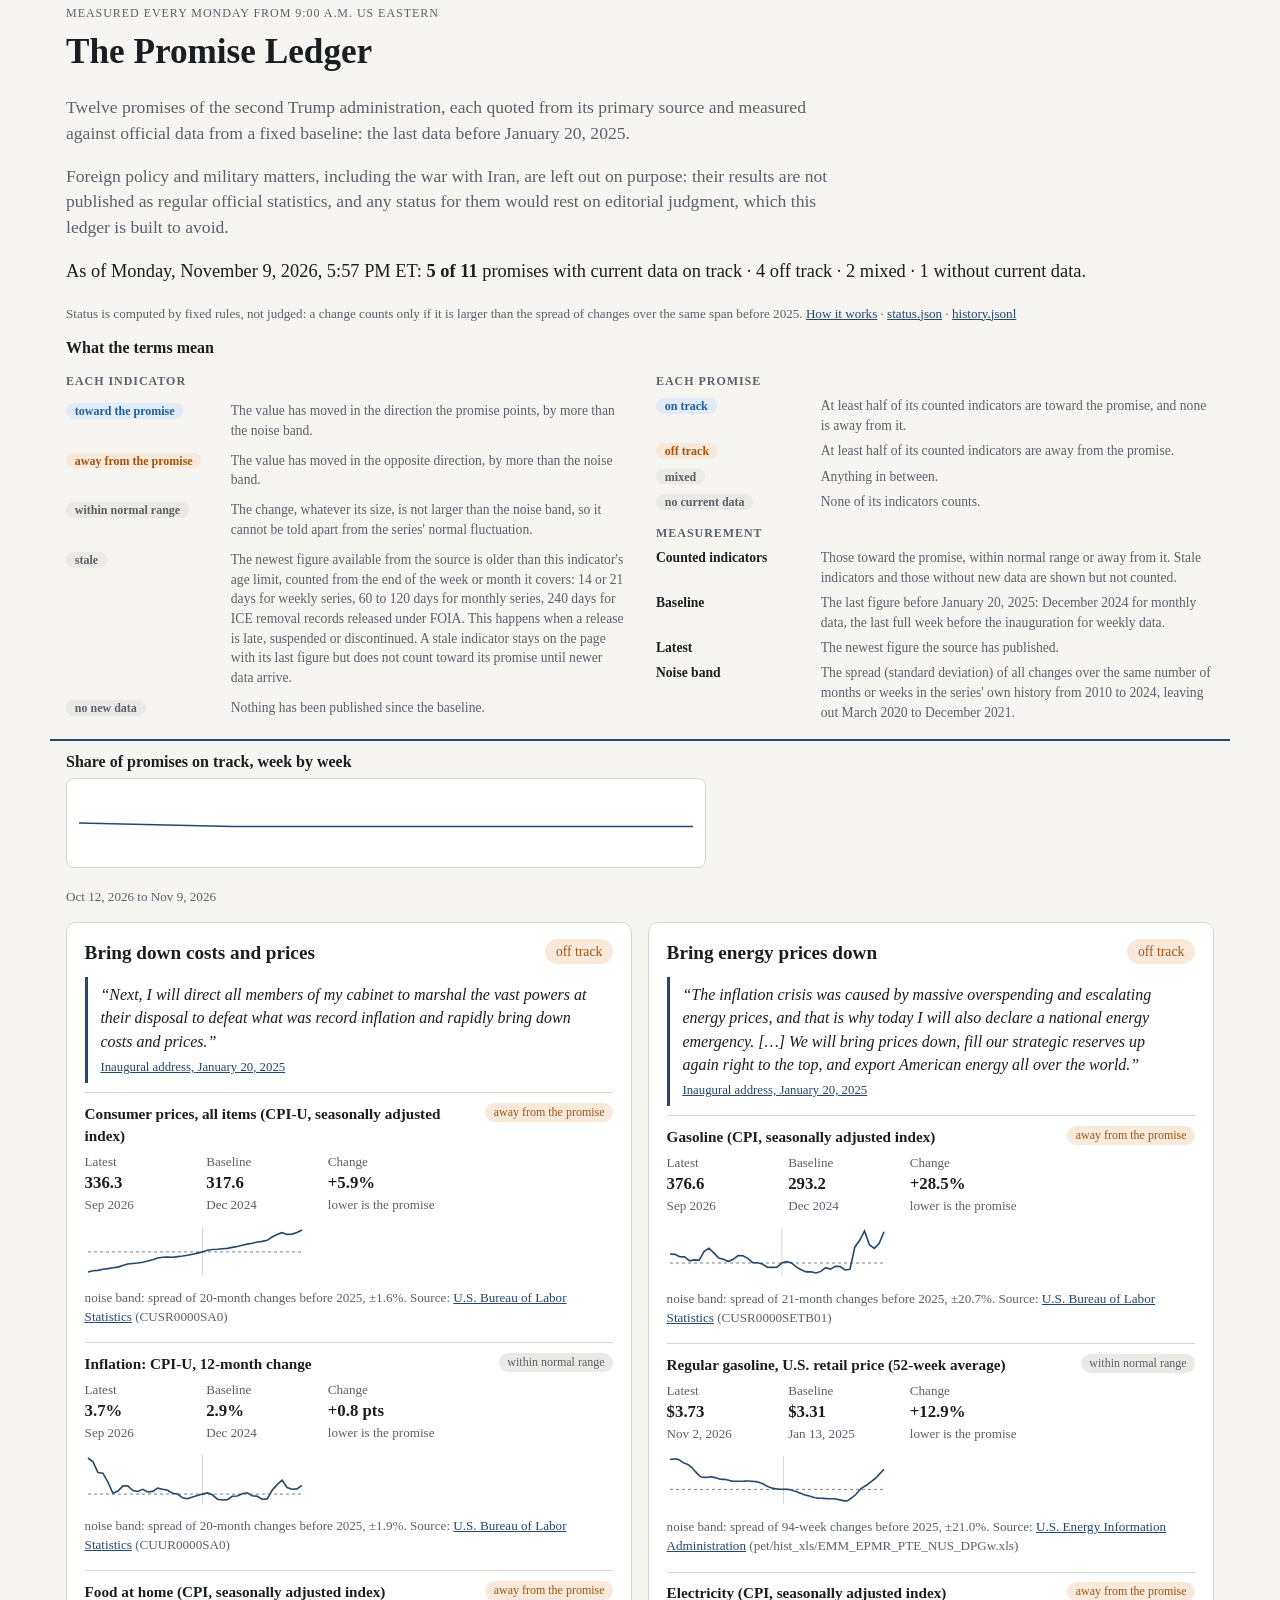
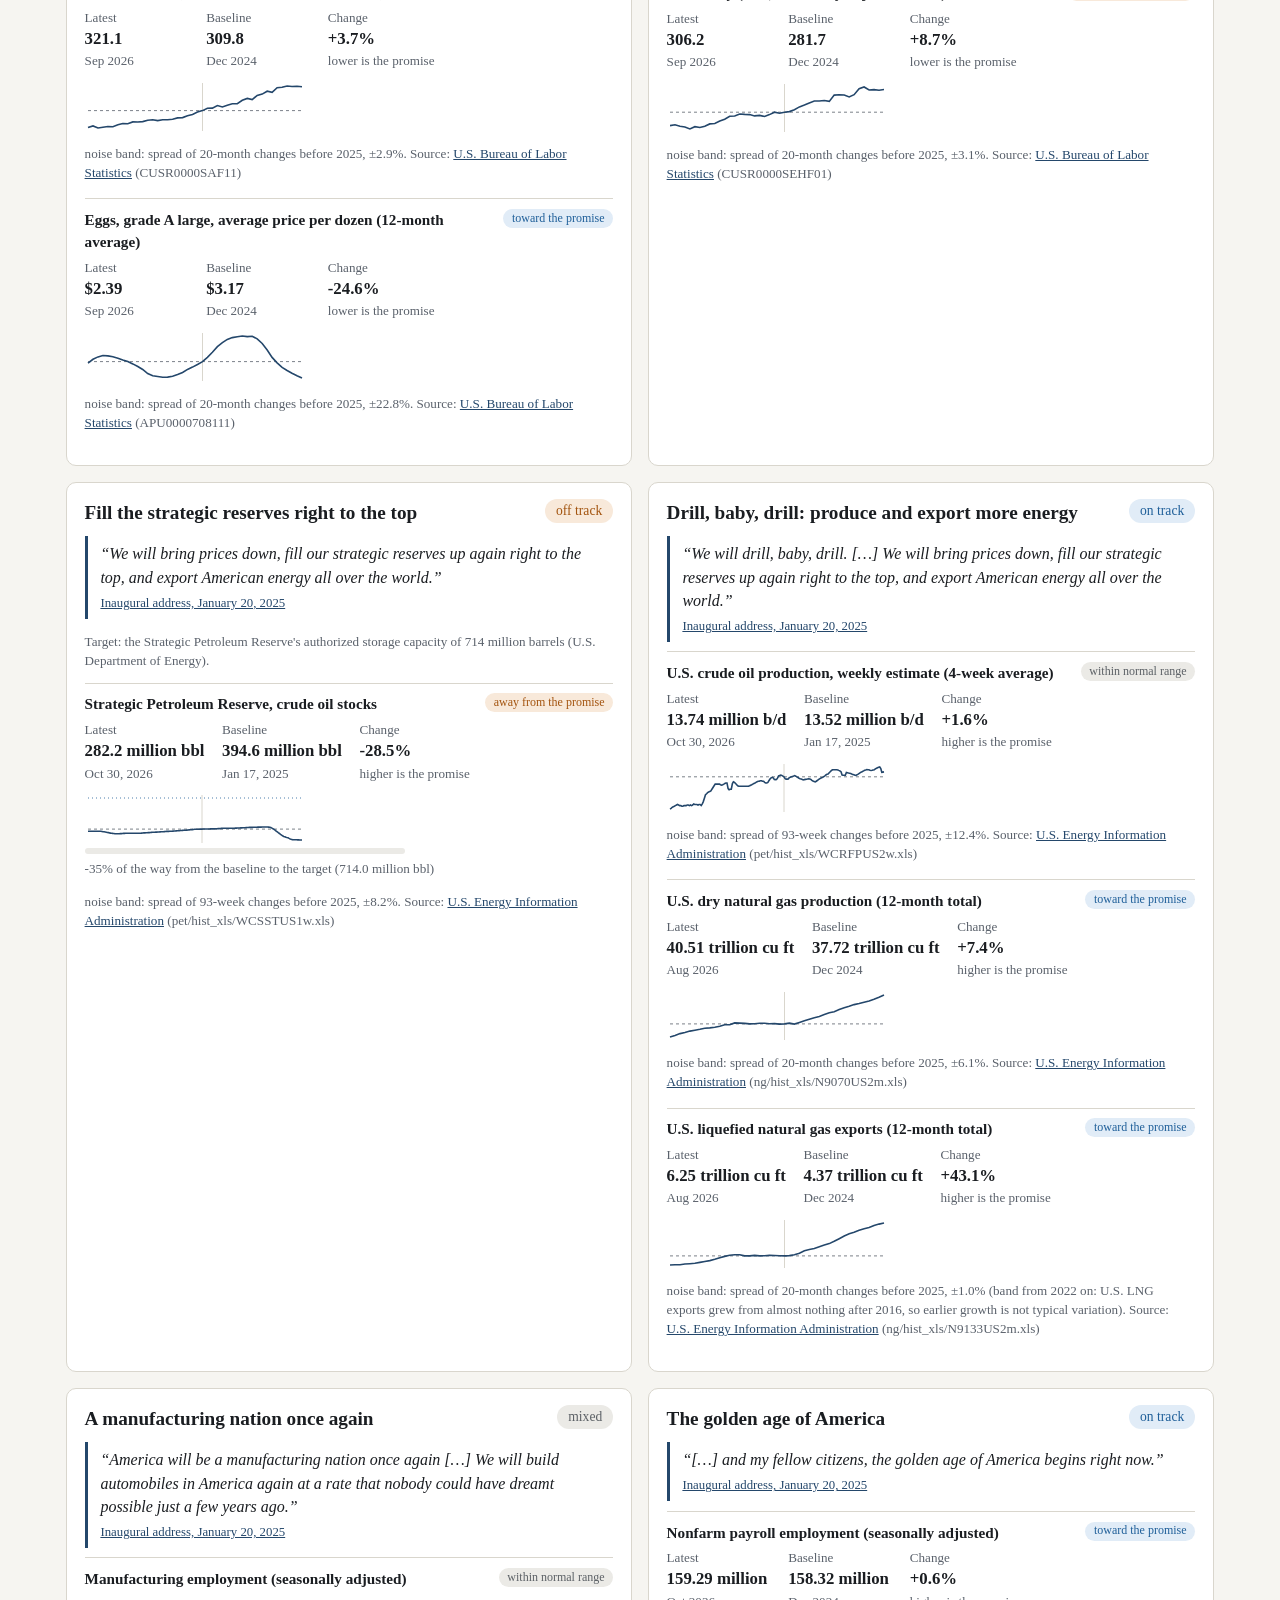
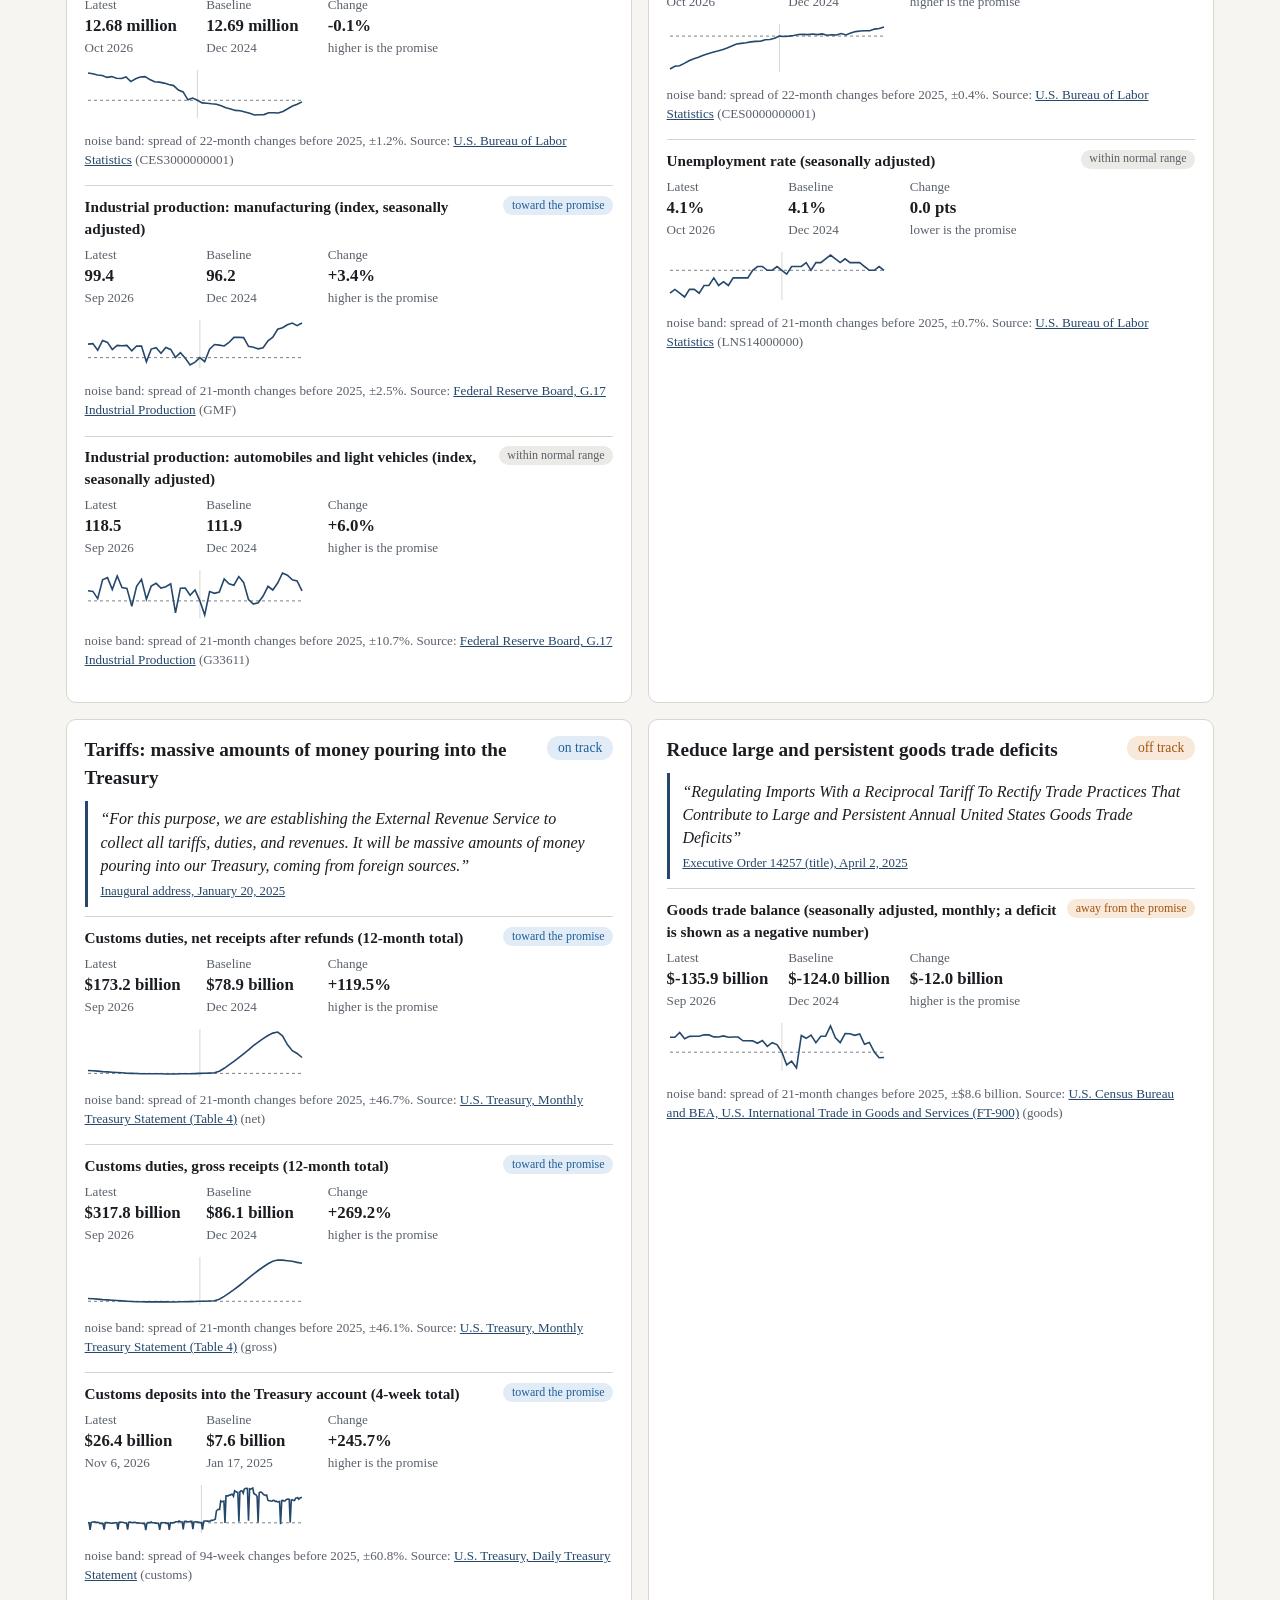
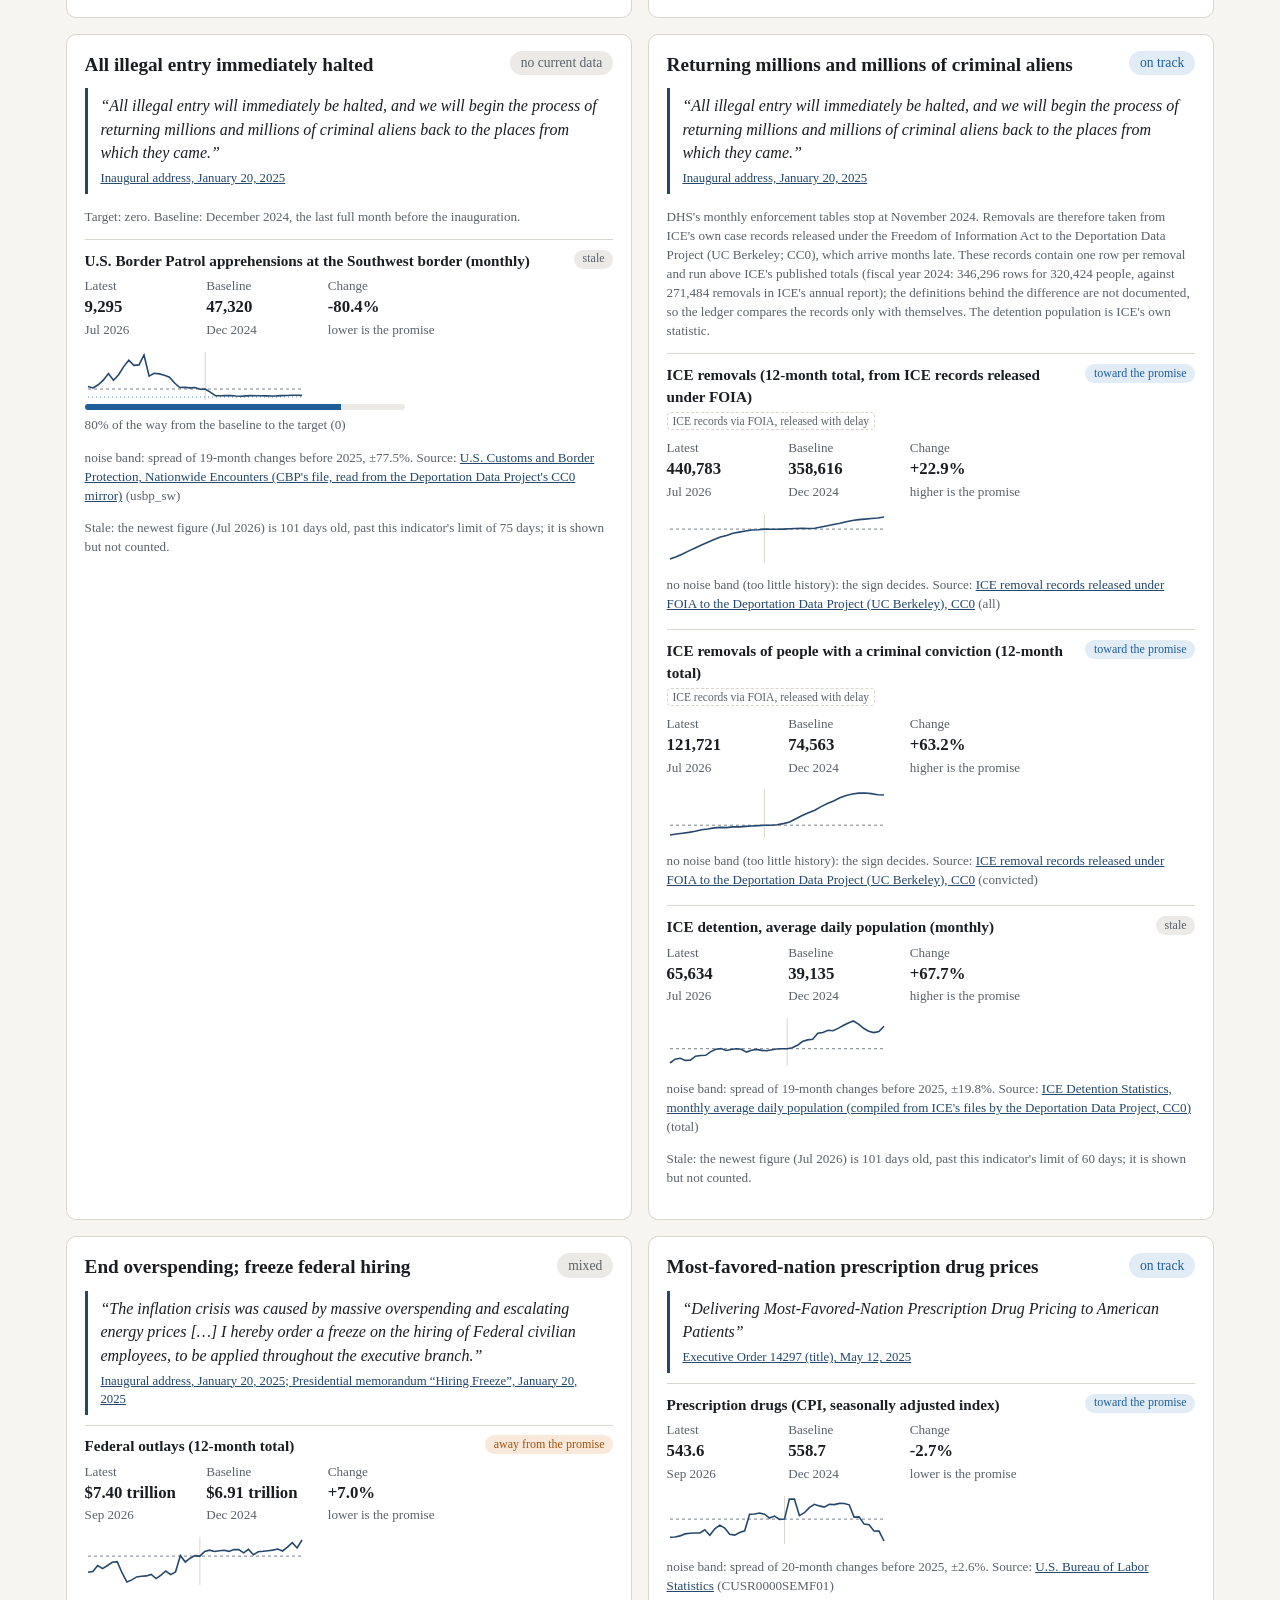
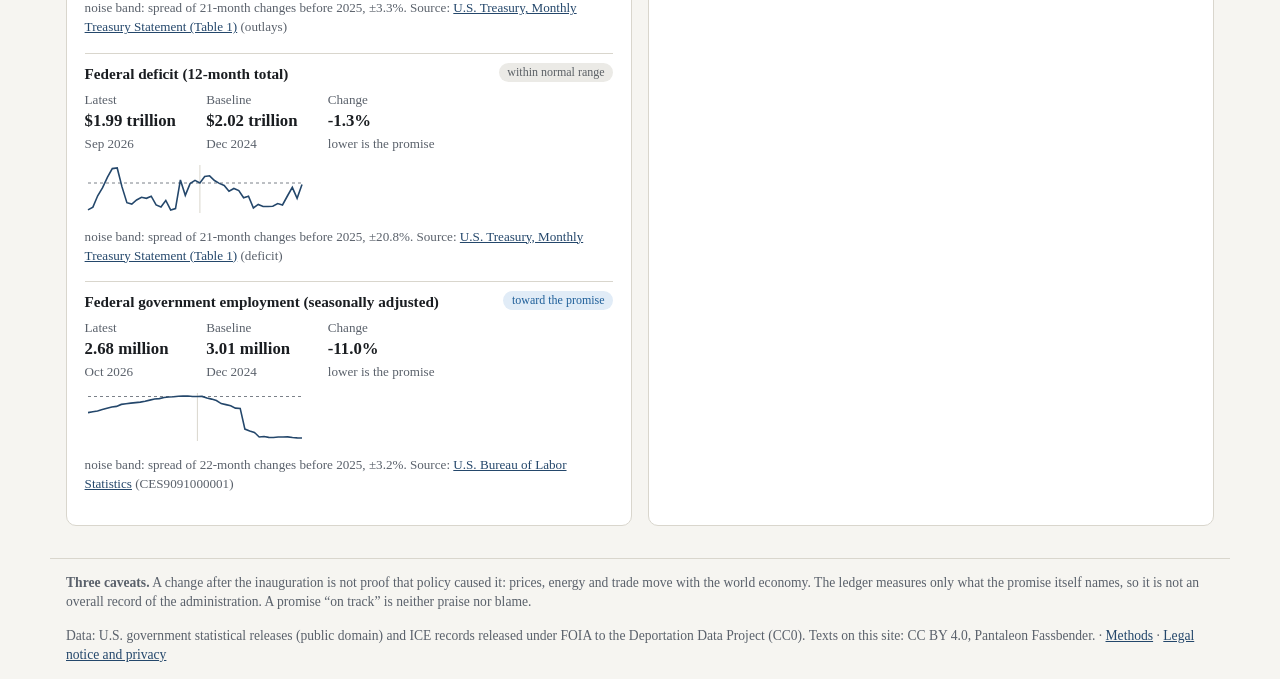
<file: site/index.html>
<!doctype html>
<html lang="en">
<head>
<meta charset="utf-8">
<meta name="viewport" content="width=device-width, initial-scale=1">
<title>The Promise Ledger</title>
<meta name="description" content="Twelve promises of the second Trump administration, measured every Monday at 9:00 a.m. US Eastern against official data, from a fixed pre-inauguration baseline.">
<link rel="stylesheet" href="style.css">
</head>
<body>
<header class="wrap">
  <span class="tag">Measured every Monday from 9:00 a.m. US Eastern</span>
  <h1>The Promise Ledger</h1>
  <p class="sub">Twelve promises of the second Trump administration, each quoted from its primary source and measured against official data from a fixed baseline: the last data before January 20, 2025.</p>
  <p class="sub">Foreign policy and military matters, including the war with Iran, are left out on purpose: their results are not published as regular official statistics, and any status for them would rest on editorial judgment, which this ledger is built to avoid.</p>
  <p id="summary" class="summary">Loading…</p>
  <p class="fine">Status is computed by fixed rules, not judged: a change counts only if it is larger than the spread of changes over the same span before 2025. <a href="methods.html">How it works</a> · <a href="data/status.json">status.json</a> · <a href="data/history.jsonl">history.jsonl</a></p>
  <section class="terms" aria-labelledby="terms-h">
    <h2 id="terms-h">What the terms mean</h2>
    <div class="tgrid">
      <dl>
        <dt class="th">Each indicator</dt>
        <dt><span class="pill toward">toward the promise</span></dt><dd>The value has moved in the direction the promise points, by more than the noise band.</dd>
        <dt><span class="pill away">away from the promise</span></dt><dd>The value has moved in the opposite direction, by more than the noise band.</dd>
        <dt><span class="pill mid">within normal range</span></dt><dd>The change, whatever its size, is not larger than the noise band, so it cannot be told apart from the series' normal fluctuation.</dd>
        <dt><span class="pill">stale</span></dt><dd>The newest figure available from the source is older than this indicator's age limit, counted from the end of the week or month it covers: 14 or 21 days for weekly series, 60 to 120 days for monthly series, 240 days for ICE removal records released under FOIA. This happens when a release is late, suspended or discontinued. A stale indicator stays on the page with its last figure but does not count toward its promise until newer data arrive.</dd>
        <dt><span class="pill">no new data</span></dt><dd>Nothing has been published since the baseline.</dd>
      </dl>
      <dl>
        <dt class="th">Each promise</dt>
        <dt><span class="pill toward">on track</span></dt><dd>At least half of its counted indicators are toward the promise, and none is away from it.</dd>
        <dt><span class="pill away">off track</span></dt><dd>At least half of its counted indicators are away from the promise.</dd>
        <dt><span class="pill mid">mixed</span></dt><dd>Anything in between.</dd>
        <dt><span class="pill">no current data</span></dt><dd>None of its indicators counts.</dd>
        <dt class="th">Measurement</dt>
        <dt>Counted indicators</dt><dd>Those toward the promise, within normal range or away from it. Stale indicators and those without new data are shown but not counted.</dd>
        <dt>Baseline</dt><dd>The last figure before January 20, 2025: December 2024 for monthly data, the last full week before the inauguration for weekly data.</dd>
        <dt>Latest</dt><dd>The newest figure the source has published.</dd>
        <dt>Noise band</dt><dd>The spread (standard deviation) of all changes over the same number of months or weeks in the series' own history from 2010 to 2024, leaving out March 2020 to December 2021.</dd>
      </dl>
    </div>
  </section>
</header>
<main class="wrap">
  <section id="trend"></section>
  <section id="promises" class="grid"></section>
</main>
<footer class="wrap">
  <p><b>Three caveats.</b> A change after the inauguration is not proof that policy caused it: prices, energy and trade move with the world economy. The ledger measures only what the promise itself names, so it is not an overall record of the administration. A promise “on track” is neither praise nor blame.</p>
  <p>Data: U.S. government statistical releases (public domain) and ICE records released under FOIA to the Deportation Data Project (CC0). Texts on this site: CC BY 4.0, Pantaleon Fassbender. · <a href="methods.html">Methods</a> · <a href="legal.html">Legal notice and privacy</a></p>
</footer>
<script src="app.js"></script>
</body>
</html>
</file>
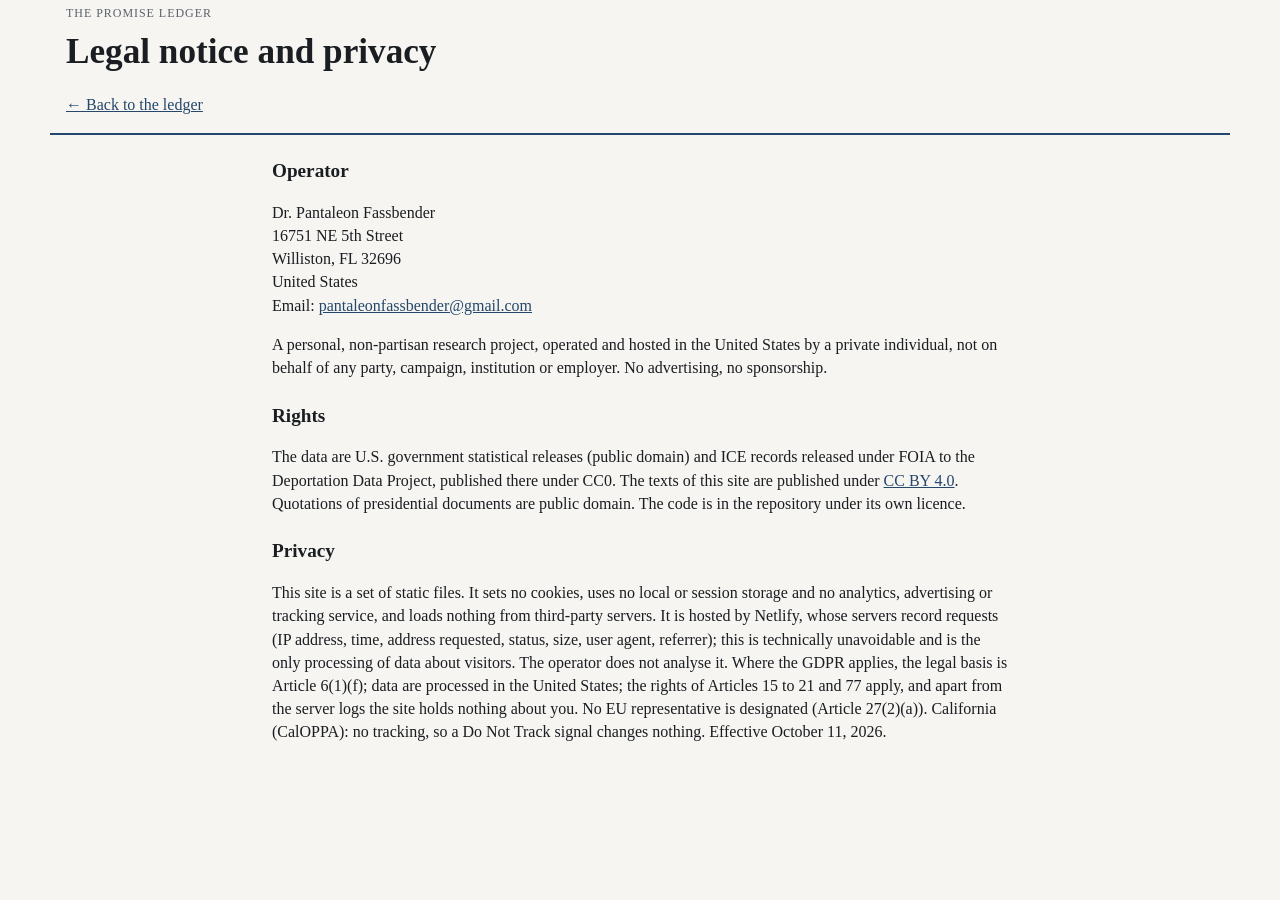
<file: site/legal.html>
<!doctype html>
<html lang="en">
<head>
<meta charset="utf-8">
<meta name="viewport" content="width=device-width, initial-scale=1">
<title>Legal notice and privacy · The Promise Ledger</title>
<link rel="stylesheet" href="style.css">
</head>
<body>
<header class="wrap"><span class="tag">The Promise Ledger</span><h1>Legal notice and privacy</h1><p><a href="index.html">← Back to the ledger</a></p></header>
<main class="wrap doc">
<h2>Operator</h2>
<p>Dr. Pantaleon Fassbender<br>16751 NE 5th Street<br>Williston, FL 32696<br>United States<br>Email: <a href="mailto:pantaleonfassbender@gmail.com">pantaleonfassbender@gmail.com</a></p>
<p>A personal, non-partisan research project, operated and hosted in the United States by a private individual, not on behalf of any party, campaign, institution or employer. No advertising, no sponsorship.</p>
<h2>Rights</h2>
<p>The data are U.S. government statistical releases (public domain) and ICE records released under FOIA to the Deportation Data Project, published there under CC0. The texts of this site are published under <a href="https://creativecommons.org/licenses/by/4.0/" rel="license">CC BY 4.0</a>. Quotations of presidential documents are public domain. The code is in the repository under its own licence.</p>
<h2>Privacy</h2>
<p>This site is a set of static files. It sets no cookies, uses no local or session storage and no analytics, advertising or tracking service, and loads nothing from third-party servers. It is hosted by Netlify, whose servers record requests (IP address, time, address requested, status, size, user agent, referrer); this is technically unavoidable and is the only processing of data about visitors. The operator does not analyse it. Where the GDPR applies, the legal basis is Article 6(1)(f); data are processed in the United States; the rights of Articles 15 to 21 and 77 apply, and apart from the server logs the site holds nothing about you. No EU representative is designated (Article 27(2)(a)). California (CalOPPA): no tracking, so a Do Not Track signal changes nothing. Effective October 11, 2026.</p>
</main>
</body>
</html>
</file>
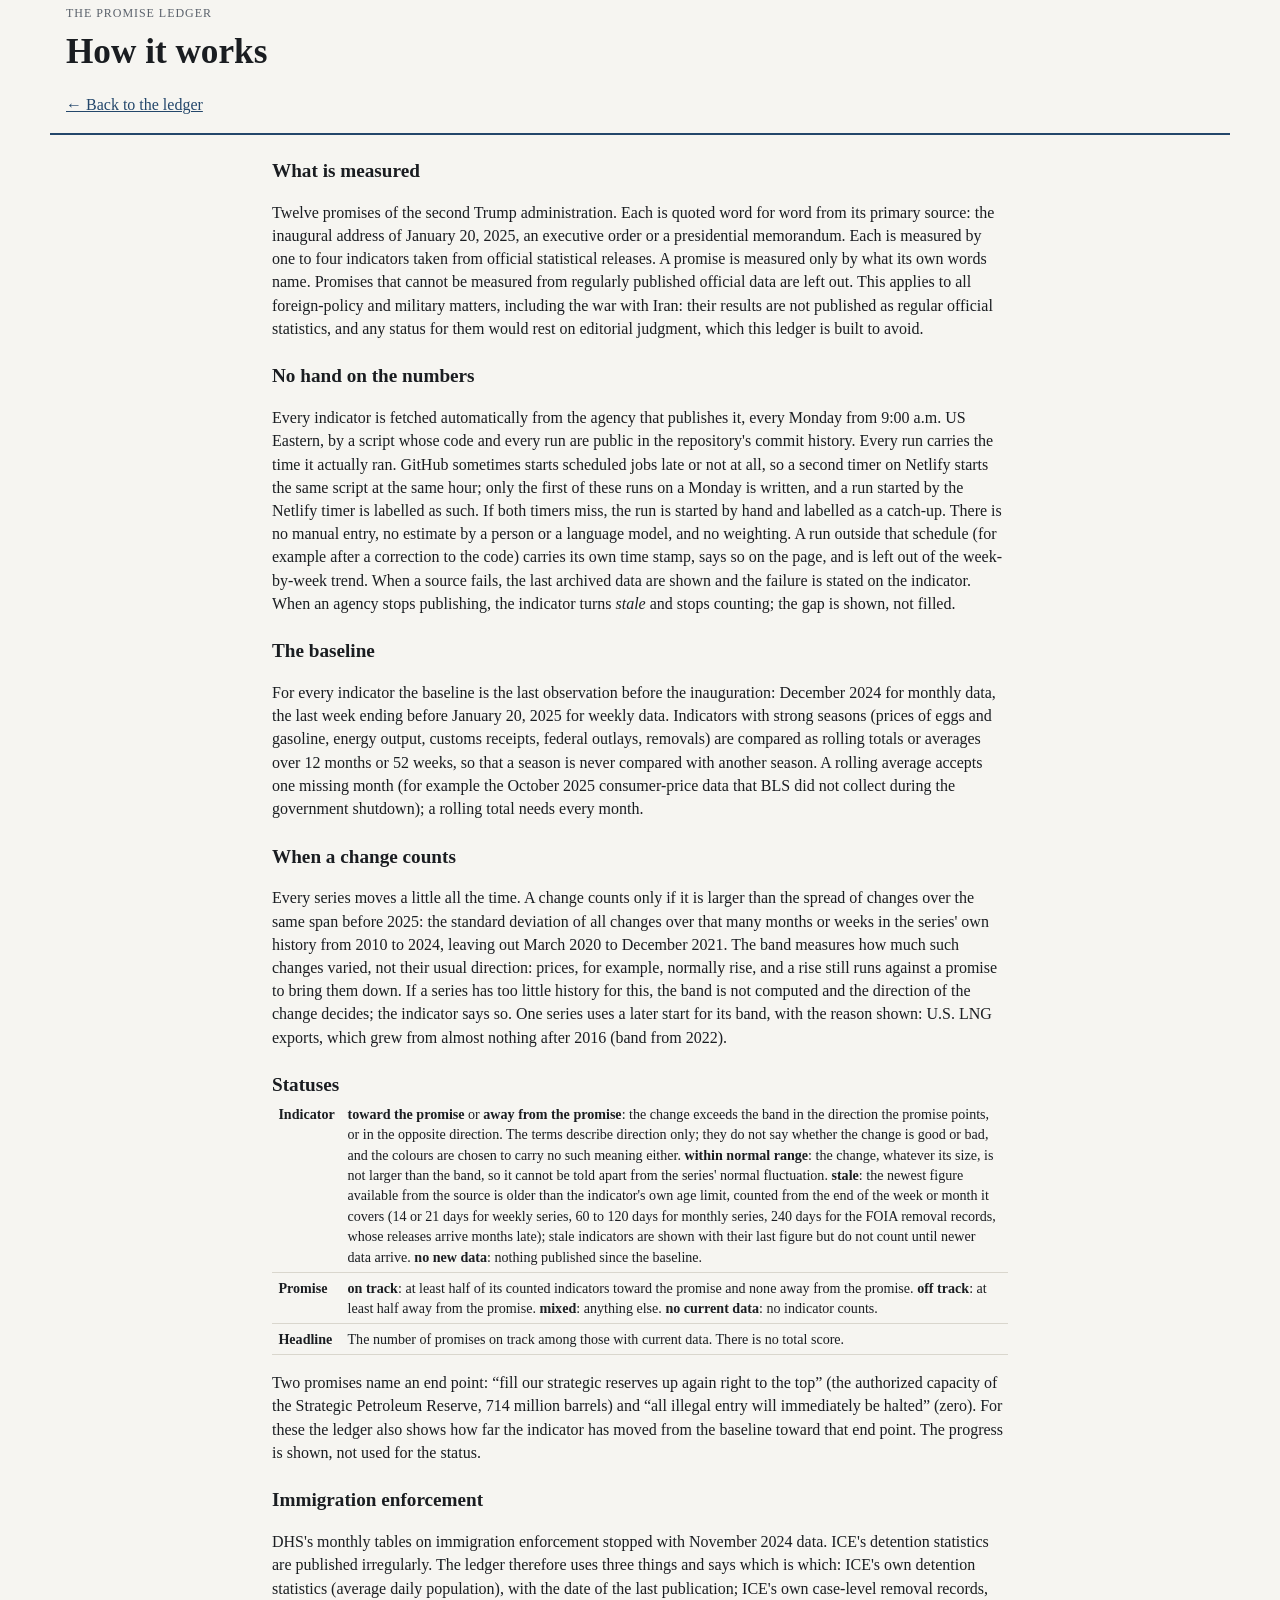
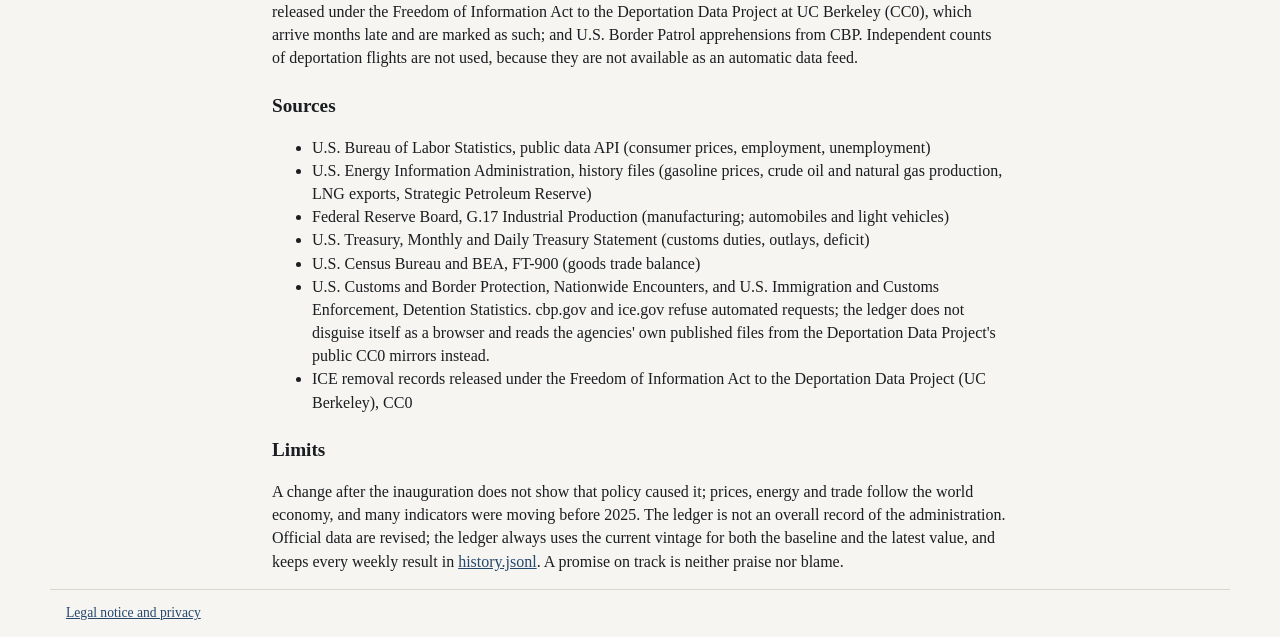
<file: site/methods.html>
<!doctype html>
<html lang="en">
<head>
<meta charset="utf-8">
<meta name="viewport" content="width=device-width, initial-scale=1">
<title>How it works · The Promise Ledger</title>
<meta name="description" content="Rules, sources and limits of The Promise Ledger.">
<link rel="stylesheet" href="style.css">
</head>
<body>
<header class="wrap"><span class="tag">The Promise Ledger</span><h1>How it works</h1><p><a href="index.html">← Back to the ledger</a></p></header>
<main class="wrap doc">
<h2>What is measured</h2>
<p>Twelve promises of the second Trump administration. Each is quoted word for word from its primary source: the inaugural address of January 20, 2025, an executive order or a presidential memorandum. Each is measured by one to four indicators taken from official statistical releases. A promise is measured only by what its own words name. Promises that cannot be measured from regularly published official data are left out. This applies to all foreign-policy and military matters, including the war with Iran: their results are not published as regular official statistics, and any status for them would rest on editorial judgment, which this ledger is built to avoid.</p>

<h2>No hand on the numbers</h2>
<p>Every indicator is fetched automatically from the agency that publishes it, every Monday from 9:00 a.m. US Eastern, by a script whose code and every run are public in the repository's commit history. Every run carries the time it actually ran. GitHub sometimes starts scheduled jobs late or not at all, so a second timer on Netlify starts the same script at the same hour; only the first of these runs on a Monday is written, and a run started by the Netlify timer is labelled as such. If both timers miss, the run is started by hand and labelled as a catch-up. There is no manual entry, no estimate by a person or a language model, and no weighting. A run outside that schedule (for example after a correction to the code) carries its own time stamp, says so on the page, and is left out of the week-by-week trend. When a source fails, the last archived data are shown and the failure is stated on the indicator. When an agency stops publishing, the indicator turns <i>stale</i> and stops counting; the gap is shown, not filled.</p>

<h2>The baseline</h2>
<p>For every indicator the baseline is the last observation before the inauguration: December 2024 for monthly data, the last week ending before January 20, 2025 for weekly data. Indicators with strong seasons (prices of eggs and gasoline, energy output, customs receipts, federal outlays, removals) are compared as rolling totals or averages over 12 months or 52 weeks, so that a season is never compared with another season. A rolling average accepts one missing month (for example the October 2025 consumer-price data that BLS did not collect during the government shutdown); a rolling total needs every month.</p>

<h2>When a change counts</h2>
<p>Every series moves a little all the time. A change counts only if it is larger than the spread of changes over the same span before 2025: the standard deviation of all changes over that many months or weeks in the series' own history from 2010 to 2024, leaving out March 2020 to December 2021. The band measures how much such changes varied, not their usual direction: prices, for example, normally rise, and a rise still runs against a promise to bring them down. If a series has too little history for this, the band is not computed and the direction of the change decides; the indicator says so. One series uses a later start for its band, with the reason shown: U.S. LNG exports, which grew from almost nothing after 2016 (band from 2022).</p>

<h2>Statuses</h2>
<table>
<tr><th>Indicator</th><td><b>toward the promise</b> or <b>away from the promise</b>: the change exceeds the band in the direction the promise points, or in the opposite direction. The terms describe direction only; they do not say whether the change is good or bad, and the colours are chosen to carry no such meaning either. <b>within normal range</b>: the change, whatever its size, is not larger than the band, so it cannot be told apart from the series' normal fluctuation. <b>stale</b>: the newest figure available from the source is older than the indicator's own age limit, counted from the end of the week or month it covers (14 or 21 days for weekly series, 60 to 120 days for monthly series, 240 days for the FOIA removal records, whose releases arrive months late); stale indicators are shown with their last figure but do not count until newer data arrive. <b>no new data</b>: nothing published since the baseline.</td></tr>
<tr><th>Promise</th><td><b>on track</b>: at least half of its counted indicators toward the promise and none away from the promise. <b>off track</b>: at least half away from the promise. <b>mixed</b>: anything else. <b>no current data</b>: no indicator counts.</td></tr>
<tr><th>Headline</th><td>The number of promises on track among those with current data. There is no total score.</td></tr>
</table>
<p>Two promises name an end point: “fill our strategic reserves up again right to the top” (the authorized capacity of the Strategic Petroleum Reserve, 714 million barrels) and “all illegal entry will immediately be halted” (zero). For these the ledger also shows how far the indicator has moved from the baseline toward that end point. The progress is shown, not used for the status.</p>

<h2>Immigration enforcement</h2>
<p>DHS's monthly tables on immigration enforcement stopped with November 2024 data. ICE's detention statistics are published irregularly. The ledger therefore uses three things and says which is which: ICE's own detention statistics (average daily population), with the date of the last publication; ICE's own case-level removal records, released under the Freedom of Information Act to the Deportation Data Project at UC Berkeley (CC0), which arrive months late and are marked as such; and U.S. Border Patrol apprehensions from CBP. Independent counts of deportation flights are not used, because they are not available as an automatic data feed.</p>

<h2>Sources</h2>
<ul>
<li>U.S. Bureau of Labor Statistics, public data API (consumer prices, employment, unemployment)</li>
<li>U.S. Energy Information Administration, history files (gasoline prices, crude oil and natural gas production, LNG exports, Strategic Petroleum Reserve)</li>
<li>Federal Reserve Board, G.17 Industrial Production (manufacturing; automobiles and light vehicles)</li>
<li>U.S. Treasury, Monthly and Daily Treasury Statement (customs duties, outlays, deficit)</li>
<li>U.S. Census Bureau and BEA, FT-900 (goods trade balance)</li>
<li>U.S. Customs and Border Protection, Nationwide Encounters, and U.S. Immigration and Customs Enforcement, Detention Statistics. cbp.gov and ice.gov refuse automated requests; the ledger does not disguise itself as a browser and reads the agencies' own published files from the Deportation Data Project's public CC0 mirrors instead.</li>
<li>ICE removal records released under the Freedom of Information Act to the Deportation Data Project (UC Berkeley), CC0</li>
</ul>

<h2>Limits</h2>
<p>A change after the inauguration does not show that policy caused it; prices, energy and trade follow the world economy, and many indicators were moving before 2025. The ledger is not an overall record of the administration. Official data are revised; the ledger always uses the current vintage for both the baseline and the latest value, and keeps every weekly result in <a href="data/history.jsonl">history.jsonl</a>. A promise on track is neither praise nor blame.</p>
</main>
<footer class="wrap"><p><a href="legal.html">Legal notice and privacy</a></p></footer>
</body>
</html>
</file>
<file: site/style.css>
:root{
  --paper:#f6f5f1; --panel:#ffffff; --ink:#1a1d21; --ink2:#5a616b; --line:#d9d6cd; --acc:#24476b;
  --toward:#1f5f99; --toward-bg:#e1ecf7; --away:#a3540f; --away-bg:#f8e9da; --mid:#5c6166; --mid-bg:#ebeae6; --none-bg:#ebeae6;
  --serif:"Iowan Old Style","Palatino Linotype",Palatino,Georgia,serif;
}
@media (prefers-color-scheme: dark){
  :root:not([data-theme="light"]){--paper:#14171a; --panel:#1c2024; --ink:#e7eaed; --ink2:#a6aeb6; --line:#333a41; --acc:#8fb7dc;
    --toward:#9cc4ec; --toward-bg:#1d2c3b; --away:#f0b27a; --away-bg:#3a2a1a; --mid:#c3c6c9; --mid-bg:#2d3134; --none-bg:#262a2e}
}
*{box-sizing:border-box}
body{margin:0; background:var(--paper); color:var(--ink); font-family:var(--serif); line-height:1.45}
.wrap{max-width:1180px; margin:0 auto; padding:0 16px}
header{padding-top:1.5rem; border-bottom:2px solid var(--acc); margin-bottom:1rem}
h1{font-size:2.2rem; margin:.2rem 0} h2{font-size:1.2rem; margin:0} h3{font-size:1rem; margin:.6rem 0 .3rem}
.tag{font-size:.75rem; letter-spacing:.08em; text-transform:uppercase; color:var(--ink2)}
.sub{font-size:1.1rem; color:var(--ink2); max-width:48rem}
.summary{font-size:1.15rem}
.fine{font-size:.82rem; color:var(--ink2)}
.warn{color:var(--away)}
a{color:var(--acc)}
.grid{display:grid; grid-template-columns:repeat(auto-fill,minmax(min(100%,540px),1fr)); gap:1rem; margin:1rem 0 2rem}
.card{background:var(--panel); border:1px solid var(--line); border-radius:10px; padding:1rem 1.1rem}
.ch{display:flex; justify-content:space-between; align-items:flex-start; gap:.6rem}
blockquote{margin:.6rem 0; padding:.4rem .8rem; border-left:3px solid var(--acc); font-style:italic}
blockquote cite{display:block; font-style:normal; font-size:.8rem; margin-top:.3rem}
.kpi{border-top:1px solid var(--line); padding:.6rem 0 .2rem}
.kh{display:flex; justify-content:space-between; gap:.6rem; align-items:flex-start}
.label{font-weight:bold; font-size:.95rem}
.tier{display:inline-block; font-size:.72rem; color:var(--ink2); border:1px dashed var(--line); border-radius:4px; padding:0 .3rem; margin:.2rem 0}
.kb{display:flex; flex-wrap:wrap; gap:.8rem; align-items:center; justify-content:space-between; margin:.3rem 0}
.nums{display:flex; gap:1.1rem; flex-wrap:wrap}
.nums div{display:flex; flex-direction:column; min-width:6.5rem}
.nums b{font-size:1.05rem; font-variant-numeric:tabular-nums}
.pill{font-size:.75rem; border-radius:999px; padding:.05rem .55rem; white-space:nowrap; background:var(--none-bg); color:var(--ink2)}
.terms{margin:.6rem 0 1rem}
.terms h2{font-size:1rem; margin:.4rem 0}
.tgrid{display:grid; grid-template-columns:repeat(auto-fit,minmax(min(100%,420px),1fr)); gap:0 2rem}
.terms dl{margin:0; display:grid; grid-template-columns:minmax(9.5rem,auto) 1fr; gap:.35rem .8rem; align-items:baseline; font-size:.85rem}
.terms dt{font-weight:bold} .terms dd{margin:0; color:var(--ink2)}
.terms dt.th{grid-column:1/-1; font-size:.75rem; letter-spacing:.08em; text-transform:uppercase; color:var(--ink2); margin-top:.5rem}
.pill.big{font-size:.85rem; padding:.15rem .7rem}
.pill.toward{background:var(--toward-bg); color:var(--toward)} .pill.away{background:var(--away-bg); color:var(--away)} .pill.mid{background:var(--mid-bg); color:var(--mid)}
svg.spark{width:220px; max-width:100%; height:48px}
svg .line{fill:none; stroke:var(--acc); stroke-width:1.6}
svg .base{stroke:var(--ink2); stroke-width:.8; stroke-dasharray:3 3}
svg .inaug{stroke:var(--line); stroke-width:1}
svg .target{stroke:var(--toward); stroke-width:.8; stroke-dasharray:1 3}
svg.trend{width:100%; max-width:640px; height:90px; background:var(--panel); border:1px solid var(--line); border-radius:8px}
.prog{height:6px; background:var(--none-bg); border-radius:3px; overflow:hidden; margin:.3rem 0 .1rem; max-width:320px}
.prog div{height:100%; background:var(--toward)}
footer{border-top:1px solid var(--line); padding:1rem 16px 2rem; font-size:.85rem; color:var(--ink2)}
main.doc{max-width:48rem}
main.doc h2{margin-top:1.4rem}
table{border-collapse:collapse; width:100%; font-size:.88rem}
th,td{border-bottom:1px solid var(--line); padding:.3rem .4rem; text-align:left; vertical-align:top}
</file>
